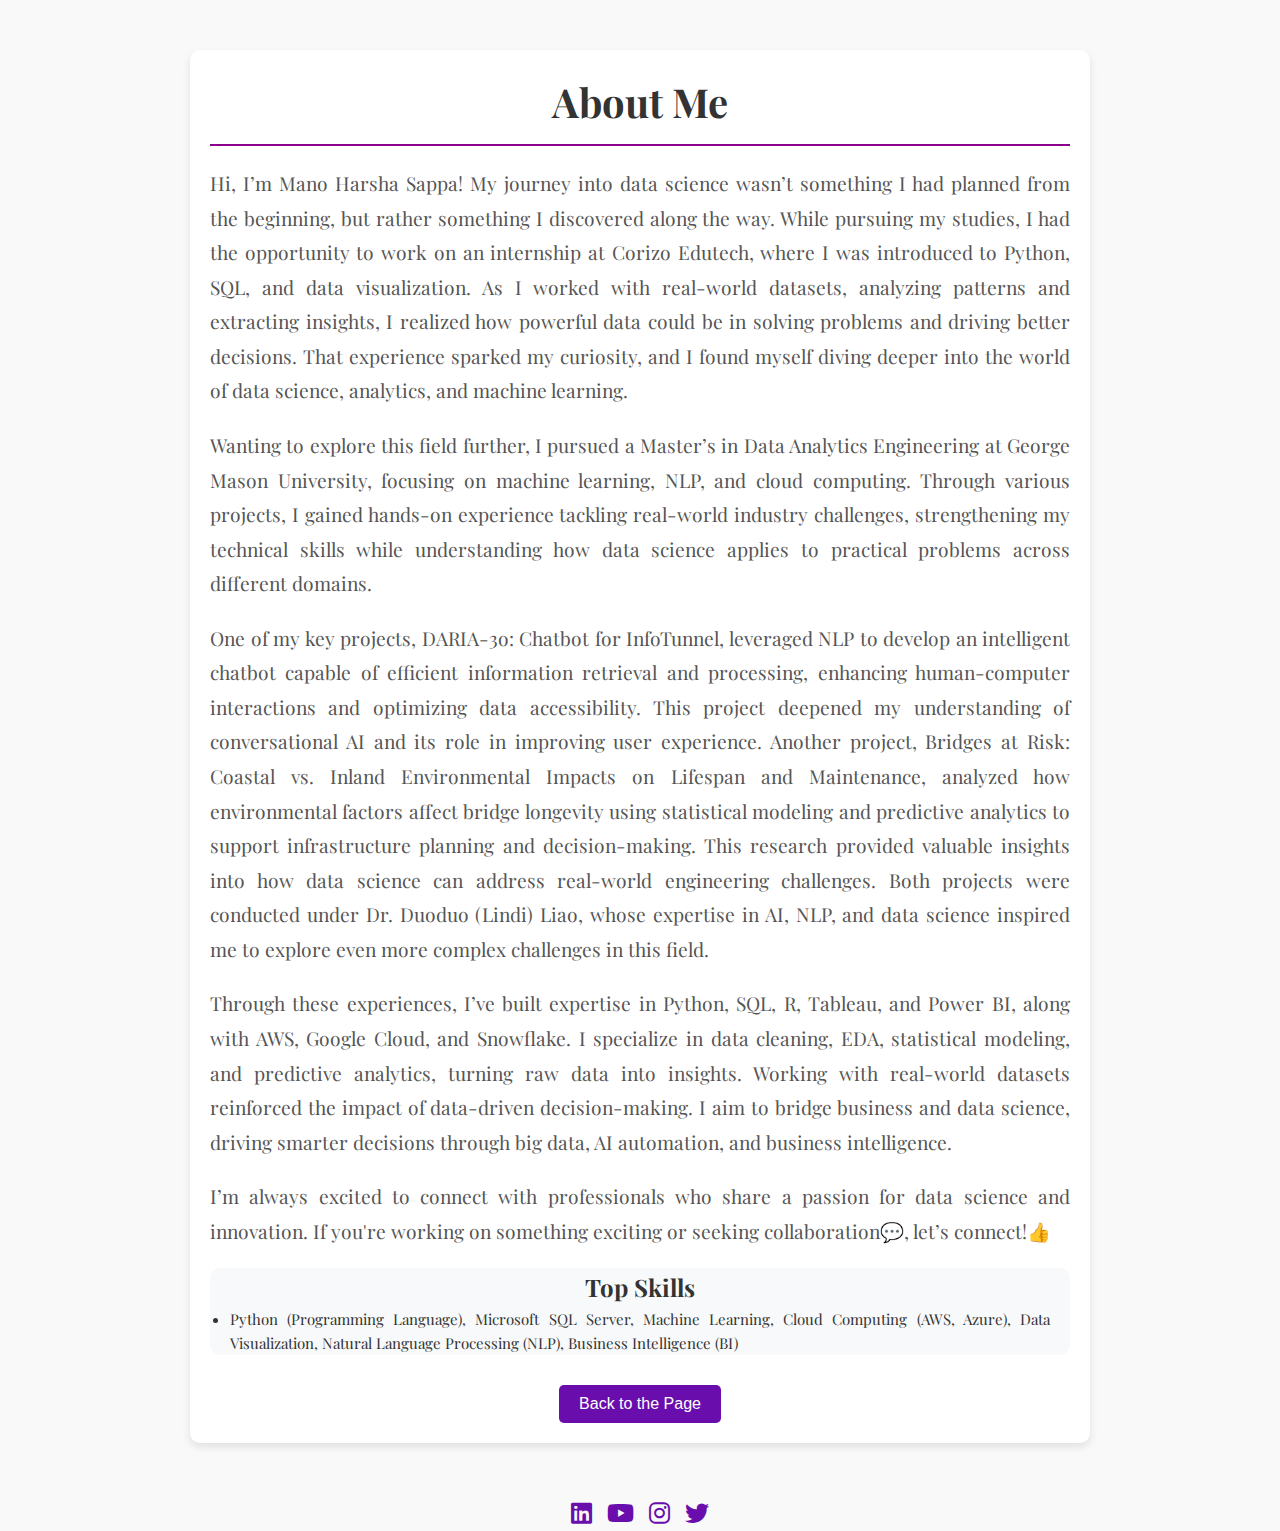
<file: about.html>
<!DOCTYPE html>
<html lang="en">
<head>
    <meta charset="UTF-8">
    <meta name="viewport" content="width=device-width, initial-scale=1.0">
    <title>iHarsh</title>
    <!-- Import Playfair Display Font -->
    <link href="https://fonts.googleapis.com/css2?family=Playfair+Display:wght@400;700&display=swap" rel="stylesheet">
    <!-- Link to external CSS -->
    <link rel="stylesheet" href="style2.css">
    <style>
        .about-container p {
            text-align: justify;
        }
    </style>
    <!-- Import Font Awesome -->
    <link href="https://cdnjs.cloudflare.com/ajax/libs/font-awesome/6.0.0-beta3/css/all.min.css" rel="stylesheet">
</head>
<body>
    <!-- About Section -->
    <div class="about-container">
        <h1>About Me</h1>
        <p>
            Hi, I’m Mano Harsha Sappa! My journey into data science wasn’t something I had planned from the beginning, but rather something I discovered along the way. While pursuing my studies, I had the opportunity to work on an internship at Corizo Edutech, where I was introduced to Python, SQL, and data visualization. As I worked with real-world datasets, analyzing patterns and extracting insights, I realized how powerful data could be in solving problems and driving better decisions. That experience sparked my curiosity, and I found myself diving deeper into the world of data science, analytics, and machine learning.
        </p>
        <p>
            Wanting to explore this field further, I pursued a Master’s in Data Analytics Engineering at George Mason University, focusing on machine learning, NLP, and cloud computing. Through various projects, I gained hands-on experience tackling real-world industry challenges, strengthening my technical skills while understanding how data science applies to practical problems across different domains.
        </p>
        <p>
            One of my key projects, DARIA-3o: Chatbot for InfoTunnel, leveraged NLP to develop an intelligent chatbot capable of efficient information retrieval and processing, enhancing human-computer interactions and optimizing data accessibility. This project deepened my understanding of conversational AI and its role in improving user experience. Another project, Bridges at Risk: Coastal vs. Inland Environmental Impacts on Lifespan and Maintenance, analyzed how environmental factors affect bridge longevity using statistical modeling and predictive analytics to support infrastructure planning and decision-making. This research provided valuable insights into how data science can address real-world engineering challenges. Both projects were conducted under Dr. Duoduo (Lindi) Liao, whose expertise in AI, NLP, and data science inspired me to explore even more complex challenges in this field.
        </p>
        <p>
            Through these experiences, I’ve built expertise in Python, SQL, R, Tableau, and Power BI, along with AWS, Google Cloud, and Snowflake. I specialize in data cleaning, EDA, statistical modeling, and predictive analytics, turning raw data into insights. Working with real-world datasets reinforced the impact of data-driven decision-making. I aim to bridge business and data science, driving smarter decisions through big data, AI automation, and business intelligence.
        </p>
        <p>
            I’m always excited to connect with professionals who share a passion for data science and innovation. If you're working on something exciting or seeking collaboration💬, let’s connect!👍
        </p>


        <div class="skills-container">
            <h2>Top Skills</h2>
            
            <li>Python (Programming Language), Microsoft SQL Server, Machine Learning, Cloud Computing (AWS, Azure), Data Visualization, Natural Language Processing (NLP), Business Intelligence (BI)</li>
            
        </div>
        

        <!-- Back to the Page Button -->
        <div class="button-container">
            <button onclick="goBack()">Back to the Page</button>
        </div>
    </div>

    <!-- Social Media Icons -->
    <div class="footer-social-icons">
        <a href="https://www.linkedin.com/in/contactmanoharshasappa/" target="_blank"><i class="fab fa-linkedin"></i></a>
        <a href="https://www.youtube.com/@UsAlludu" target="_blank"><i class="fab fa-youtube"></i></a>
        <a href="https://www.instagram.com/harsha_smh/" target="_blank"><i class="fab fa-instagram"></i></a>
        <a href="https://twitter.com/" target="_blank"><i class="fab fa-twitter"></i></a>
    </div>

    <!-- JavaScript -->
    <script>
        function goBack() {
            if (document.referrer) {
                window.location.href = document.referrer;
            } else {
                window.location.href = "index.html"; // Replace with your fallback page
            }
        }
    </script>
</body>
</html>
</file>
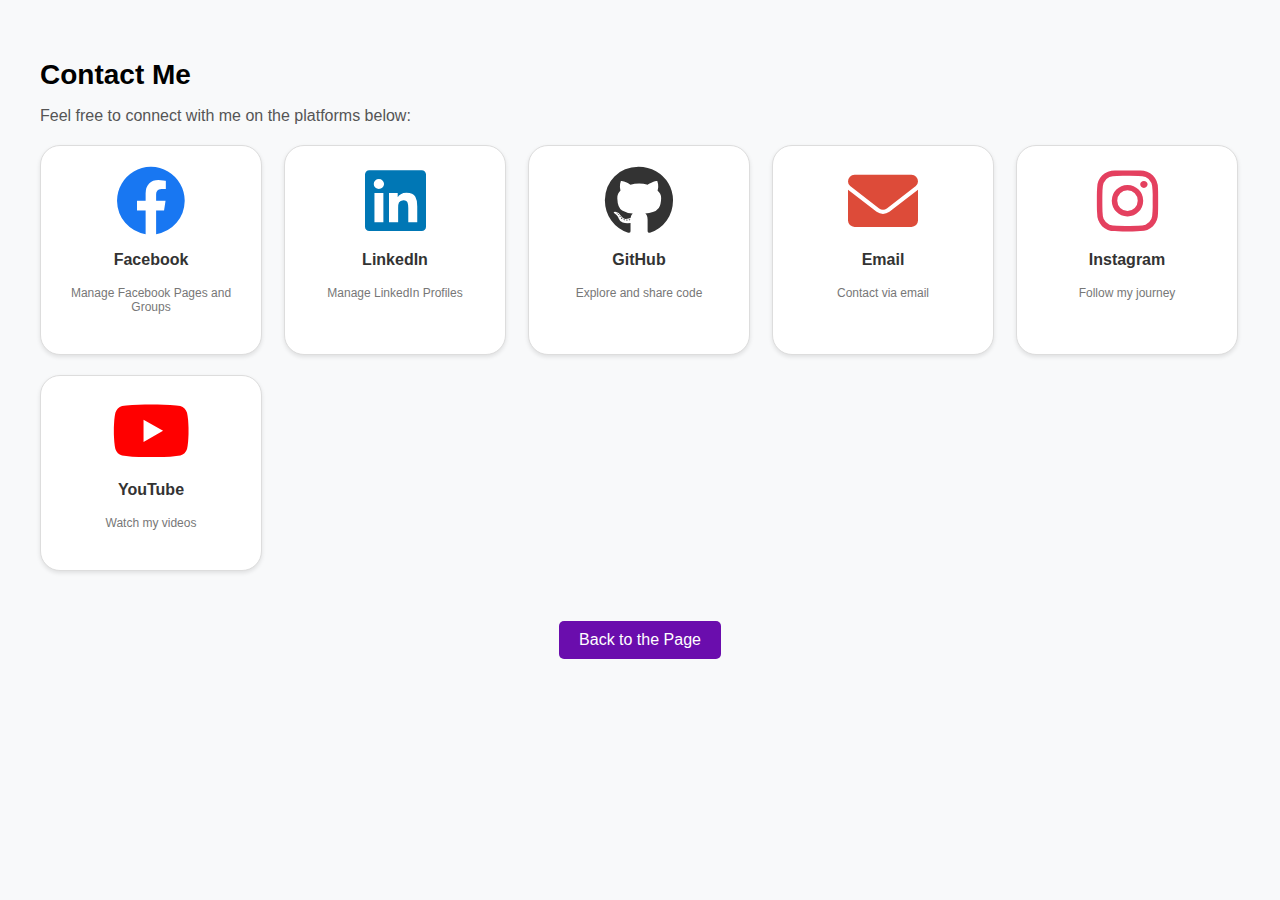
<file: contact.html>
<!DOCTYPE html>
<html lang="en">
<head>
    <meta charset="UTF-8">
    <meta name="viewport" content="width=device-width, initial-scale=1.0">
    <title>Contact Me</title>
    <link rel="stylesheet" href="style.css 3.css">
    <!-- Font Awesome for Icons -->
    <link href="https://cdnjs.cloudflare.com/ajax/libs/font-awesome/6.0.0-beta3/css/all.min.css" rel="stylesheet">
</head>
<body>

    <div class="contact-container">
        <h1>Contact Me</h1>
        <p>Feel free to connect with me on the platforms below:</p>
        
        <div class="contact-grid">
            <a href="https://www.facebook.com/sappa.manu" target="_blank" class="contact-card facebook">
                <i class="fab fa-facebook"></i>
                <h3>Facebook</h3>
                <p>Manage Facebook Pages and Groups</p>
            </a>

            <a href="https://www.linkedin.com/in/contactmanoharshasappa/" target="_blank" class="contact-card linkedin">
                <i class="fab fa-linkedin"></i>
                <h3>LinkedIn</h3>
                <p>Manage LinkedIn Profiles</p>
            </a>

            <a href="https://github.com/ManoHarshaSappa" target="_blank" class="contact-card github">
                <i class="fab fa-github"></i>
                <h3>GitHub</h3>
                <p>Explore and share code</p>
            </a>

            <a href="mailto:sappamanoharsha@gmail.com" class="contact-card email">
                <i class="fas fa-envelope"></i>
                <h3>Email</h3>
                <p>Contact via email</p>
            </a>

            <a href="https://www.instagram.com/harsha_smh/" target="_blank" class="contact-card instagram">
                <i class="fab fa-instagram"></i>
                <h3>Instagram</h3>
                <p>Follow my journey</p>
            </a>

            <a href="https://www.youtube.com/@UsAlludu" target="_blank" class="contact-card youtube">
                <i class="fab fa-youtube"></i>
                <h3>YouTube</h3>
                <p>Watch my videos</p>
            </a>

        
        </div>
    </div>
     <!-- Back to the Page Button -->
     <div class="button-container">
        <button onclick="goBack()">Back to the Page</button>
    </div>
</body>


</html>

<script>
    function goBack() {
        if (document.referrer) {
            window.location.href = document.referrer;
        } else {
            window.location.href = "index.html"; // Replace with your fallback page
        }
    }
</script>
</file>
<file: style.css 3.css>
body {
    font-family: Arial, sans-serif;
    background-color: #f8f9fa;
    margin: 20px;
    padding: 0;
}

.contact-container {
    max-width: 1200px;
    margin: auto;
    padding: 20px;
}

.contact-container h1 {
    font-size: 28px;
    margin-bottom: 10px;
}

.contact-container p {
    font-size: 16px;
    color: #555;
    margin-bottom: 20px;
}

/* Grid Layout - 5 Cards in One Row */
.contact-grid {
    display: grid;
    grid-template-columns: repeat(5, 1fr); /* 5 cards per row */
    gap: 20px;
}

/* Contact Card Style */
.contact-card {
    background: #ffffff; /* White Background */
    padding: 20px;
    text-align: center;
    border-radius: 20px;
    box-shadow: 0 2px 4px rgba(0, 0, 0, 0.1); /* Light Shadow */
    text-decoration: none;
    color: #333;
    transition: 0.3s;
    display: flex;
    flex-direction: column;
    align-items: center;
    
    
    width: 180px; /* Fixed Width */
    border: 1px solid #ddd; /* Light Border */
}

.contact-card i {
    font-size: 70px;
    margin-bottom: 10px;
    color: inherit;
}

.contact-card h3 {
    font-size: 16px;
    margin: 5px 0;
    font-weight: bold;
}

.contact-card p {
    font-size: 12px;
    color: #777;
}

/* Hover Effect */
.contact-card:hover {
    transform: translateY(-3px);
    box-shadow: 0 4px 8px rgba(0, 0, 0, 0.15);
}

/* Social Media Colors */
.facebook i { color: #1877f2; }
.linkedin i { color: #0077b5; }
.github i { color: #333; }
.email i { color: #dd4b39; }
.instagram i { color: #e4405f; }
.youtube i { color: #ff0000; }




/* Back Button */
.button-container {
    text-align: center;
    margin-top: 30px;
}

.button-container button {
    padding: 10px 20px;
    font-size: 1em;
    background-color: #6A0DAD;
    color: #fff;
    border: none;
    border-radius: 5px;
    cursor: pointer;
    transition: background-color 0.3s;
}

.button-container button:hover {
    background-color: #8B008B;
}
</file>
<file: style2.css>
/* General Reset */
* {
    margin: 0;
    padding: 0;
    box-sizing: border-box;
}

/* Body Styling */
body {
    font-family: 'Playfair Display', serif;
    background-color: #f9f9f9;
    color: #333;
    line-height: 1.6;
    overflow-x: hidden;
}

html {
    scroll-behavior: smooth;
}

/* Navigation Bar */
.header {
    display: flex;
    justify-content: space-between;
    align-items: center;
    padding: 0 20px;
    color: #fff;
    position: sticky;
    top: 0;
    z-index: 1000;
}

.logo {
    font-size: 30px;
    font-weight: bold;
}

.nav-links {
    list-style: none;
    display: flex;
    margin: 0;
}

.nav-links li {
    margin: 0 15px;
}

.nav-links a {
    text-decoration: none;
    color: #fff;
    font-size: 18px;
}

/* About Container */
.about-container {
    max-width: 900px;
    margin: 50px auto;
    padding: 20px;
    background: #ffffff;
    border-radius: 10px;
    box-shadow: 0 4px 8px rgba(0, 0, 0, 0.1);
}

.about-container h1 {
    text-align: center;
    font-size: 2.5em;
    margin-bottom: 20px;
    border-bottom: 2px solid #8B008B;
    padding-bottom: 10px;
}

.about-container p {
    font-size: 1.2em;
    line-height: 1.8;
    margin-bottom: 20px;
    color: #555;
}

.about-container h2 {
    text-align: center;
}

.about-container li{
    font-size: 15px;
    text-align: justify;
}



.skills-container {
    background: #f8f9fa;
    border-radius: 10px;
    padding: 0px 20px;
    font-style: bold;
    text-align: justify;
}











/* Back Button */
.button-container {
    text-align: center;
    margin-top: 30px;
}

.button-container button {
    padding: 10px 20px;
    font-size: 1em;
    background-color: #6A0DAD;
    color: #fff;
    border: none;
    border-radius: 5px;
    cursor: pointer;
    transition: background-color 0.3s;
}

.button-container button:hover {
    background-color: #8B008B;
}

/* Footer Social Icons */
.footer-social-icons {
    display: flex;
    justify-content: center;
    gap: 15px;
    margin-top: 30px;
}

.footer-social-icons a {
    text-decoration: none;
    color: #6A0DAD;
    font-size: 1.5em;
    transition: transform 0.3s ease, color 0.3s ease;
}

.footer-social-icons a:hover {
    color: #8B008B;
    transform: scale(1.2);
}

/* Responsive Design */
@media (max-width: 768px) {
    .about-container {
        padding: 15px;
    }

    .about-container h1 {
        font-size: 2em;
    }

    .about-container p,
    .about-container ul li {
        font-size: 1em;
    }

    .about-container h2 {
        font-size: 1.5em;
    }

    .footer-social-icons a {
        font-size: 1.3em;
    }
}
</file>
